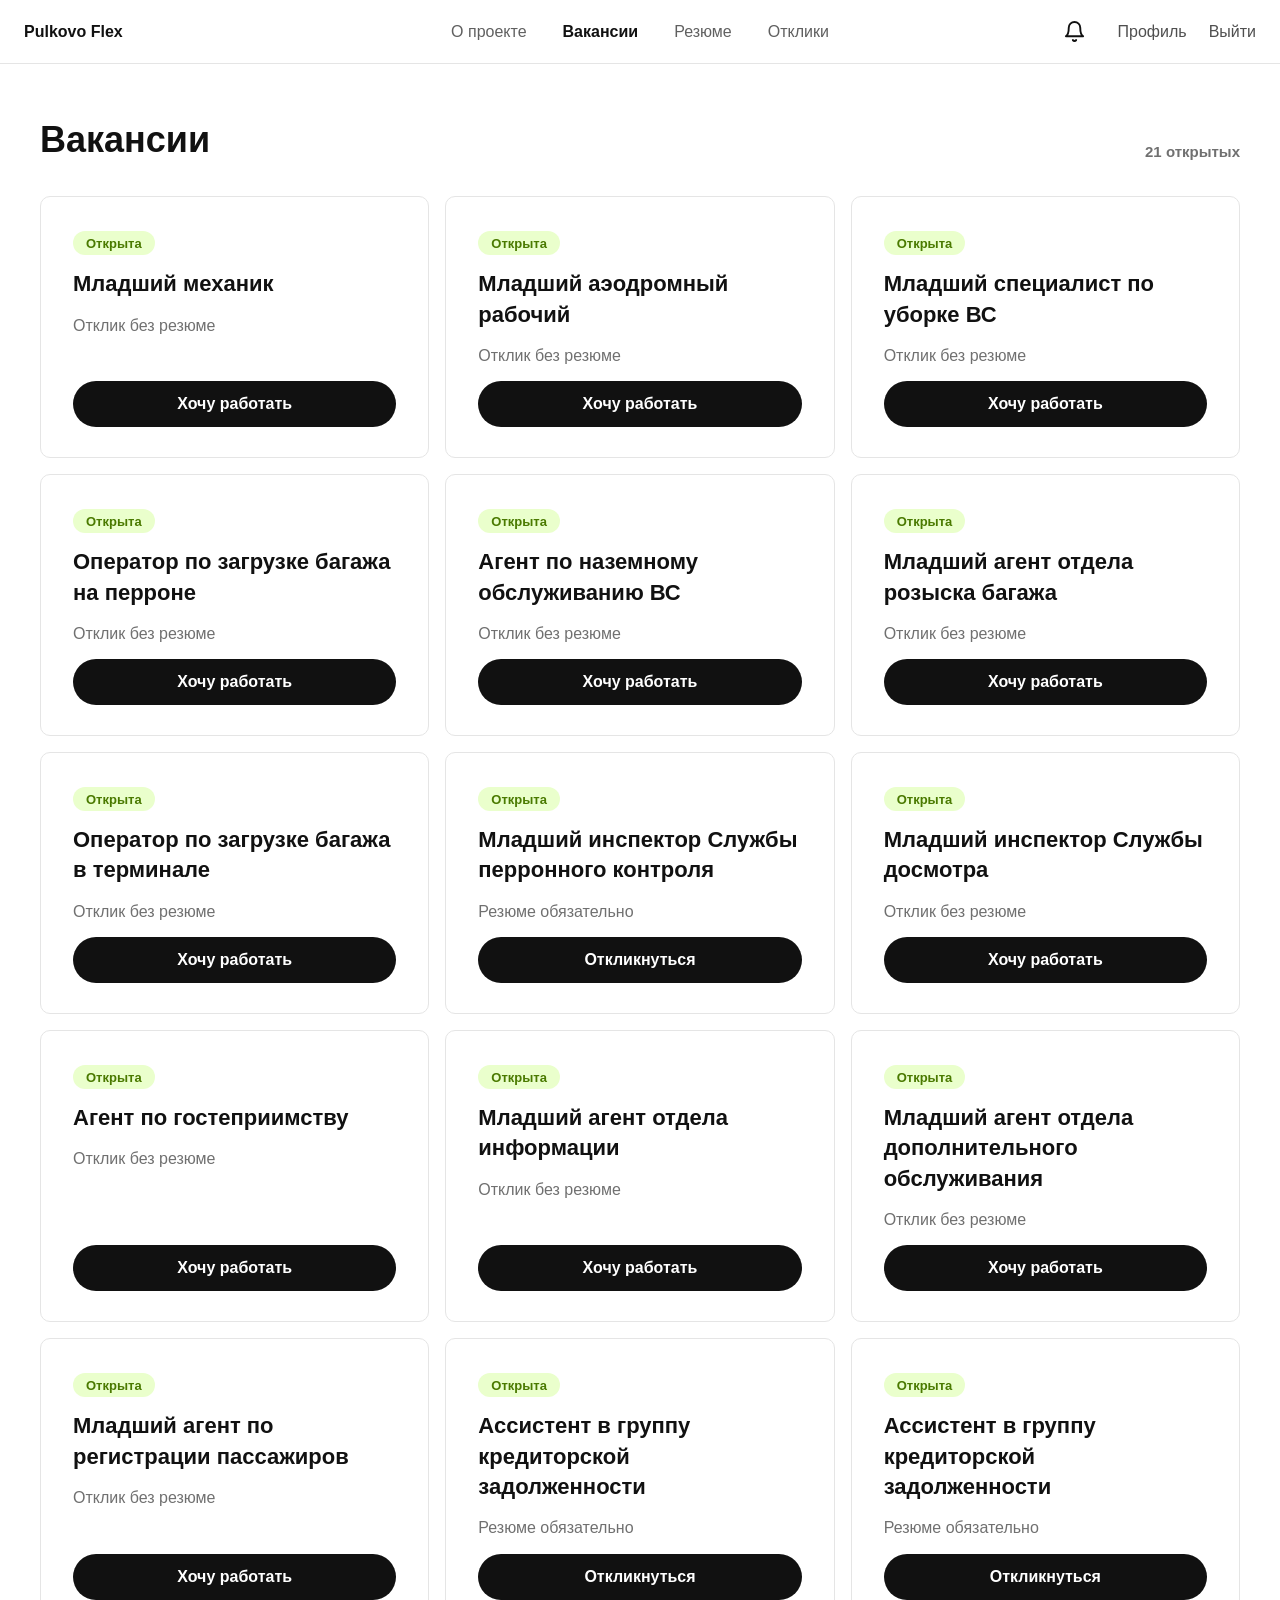
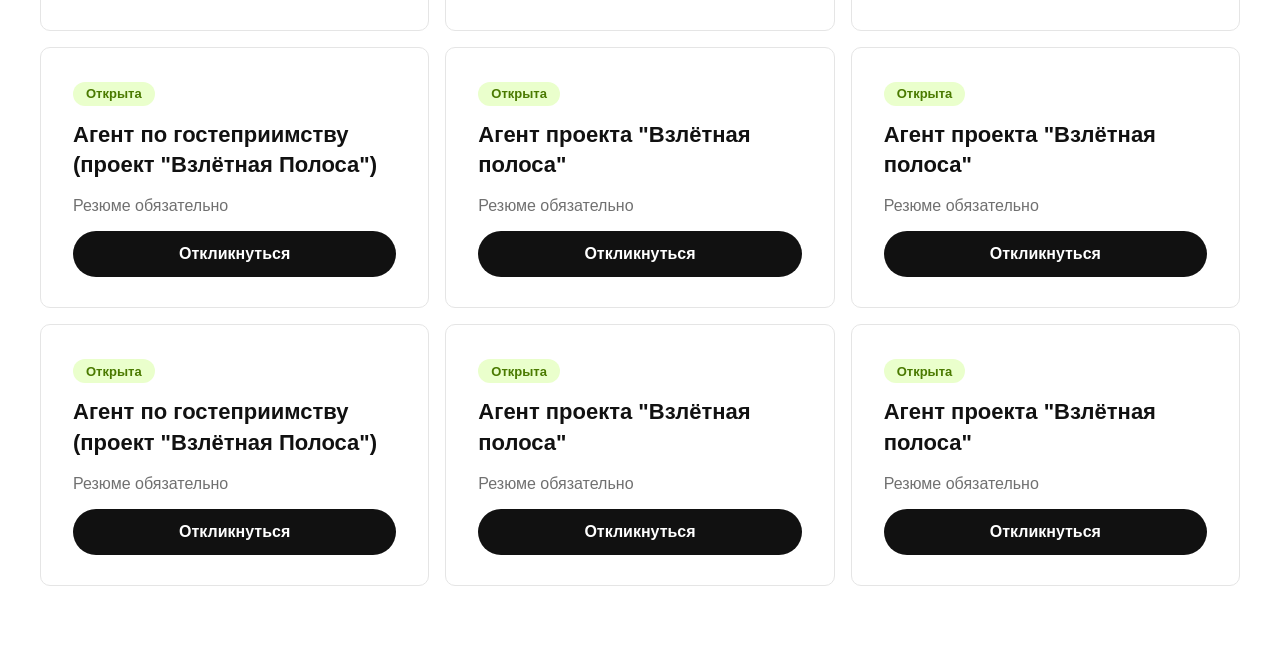
<file: index.html>
<!doctype html>
<html lang="ru">
  <head>
    <meta charset="UTF-8" />
    <meta name="viewport" content="width=device-width, initial-scale=1.0" />
    <meta
      name="description"
      content="Мобильная адаптация страницы вакансий Pulkovo Flex"
    />
    <title>Pulkovo Flex | Вакансии</title>
    <link rel="stylesheet" href="./styles.css" />
  </head>
  <body class="vacancies-page">
    <header class="site-header" data-header>
      <div class="header-inner">
        <button class="brand-button" type="button" aria-label="Pulkovo Flex">
          Pulkovo Flex
        </button>

        <nav class="desktop-nav authed-nav" aria-label="Основная навигация">
          <button class="nav-button" type="button">О проекте</button>
          <button class="nav-button nav-button-active" type="button">
            Вакансии
          </button>
          <button class="nav-button" type="button">Резюме</button>
          <button class="nav-button" type="button">Отклики</button>
        </nav>

        <div class="header-actions authed-actions">
          <button class="notification-button" type="button" aria-label="Уведомления">
            <svg aria-hidden="true" viewBox="0 0 24 24">
              <path
                d="M18 8a6 6 0 0 0-12 0c0 7-3 9-3 9h18s-3-2-3-9"
                fill="none"
                stroke="currentColor"
                stroke-linecap="round"
                stroke-linejoin="round"
                stroke-width="2"
              />
              <path
                d="M13.7 21a2 2 0 0 1-3.4 0"
                fill="none"
                stroke="currentColor"
                stroke-linecap="round"
                stroke-width="2"
              />
            </svg>
          </button>
          <button class="header-text-button" type="button" data-profile-target>
            Профиль
          </button>
          <button class="header-text-button" type="button" data-logout-target>
            Выйти
          </button>
          <button class="profile-button" type="button" aria-label="Профиль" data-profile-target>
            <svg aria-hidden="true" viewBox="0 0 24 24">
              <path
                d="M20 21a8 8 0 1 0-16 0"
                fill="none"
                stroke="currentColor"
                stroke-linecap="round"
                stroke-width="2"
              />
              <circle
                cx="12"
                cy="8"
                r="4"
                fill="none"
                stroke="currentColor"
                stroke-width="2"
              />
            </svg>
          </button>
          <button
            class="menu-toggle"
            type="button"
            aria-label="Открыть меню"
            aria-expanded="false"
            aria-controls="mobile-menu"
            data-menu-toggle
          >
            <span></span>
            <span></span>
            <span></span>
          </button>
        </div>
      </div>
    </header>

    <div class="menu-overlay" id="mobile-menu" data-menu-overlay hidden>
      <div class="menu-backdrop" data-menu-close></div>
      <aside class="menu-panel" aria-label="Мобильное меню">
        <div class="menu-topline">
          <button class="brand-button" type="button">Pulkovo Flex</button>
          <button
            class="menu-close"
            type="button"
            aria-label="Закрыть меню"
            data-menu-close
          >
            <svg aria-hidden="true" viewBox="0 0 24 24">
              <path
                d="M18 6 6 18M6 6l12 12"
                fill="none"
                stroke="currentColor"
                stroke-linecap="round"
                stroke-width="2"
              />
            </svg>
          </button>
        </div>
        <div class="menu-links">
          <button class="menu-link" type="button">О проекте</button>
          <button class="menu-link menu-link-current" type="button">Вакансии</button>
          <button class="menu-link" type="button">Резюме</button>
          <button class="menu-link" type="button">Отклики</button>
          <button class="menu-link" type="button" data-profile-target>Профиль</button>
          <button class="menu-link menu-link-primary" type="button" data-logout-target>
            Выйти
          </button>
        </div>
      </aside>
    </div>

    <main class="page-shell">
      <section class="vacancies-section" aria-labelledby="vacancies-title">
        <div class="section-heading">
          <div>
            <h1 id="vacancies-title">Вакансии</h1>
          </div>
          <p class="vacancy-count" data-vacancy-count></p>
        </div>

        <div class="vacancy-grid" data-vacancy-list></div>
      </section>
    </main>

    <script src="./data.js"></script>
    <script src="./common.js"></script>
    <script src="./script.js"></script>
  </body>
</html>
</file>
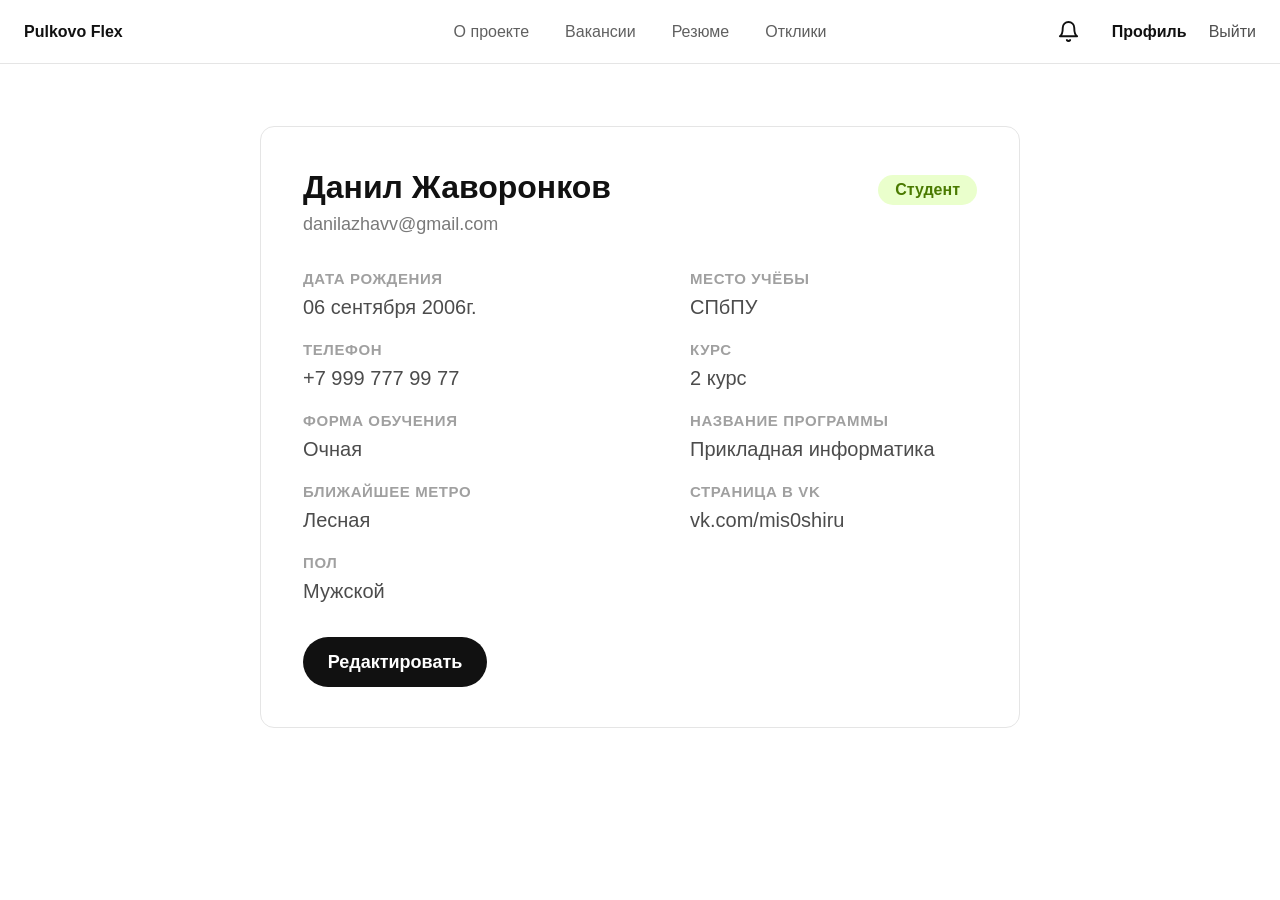
<file: profile.html>
<!doctype html>
<html lang="ru">
  <head>
    <meta charset="UTF-8" />
    <meta name="viewport" content="width=device-width, initial-scale=1.0" />
    <meta name="description" content="Профиль студента Pulkovo Flex" />
    <title>Pulkovo Flex | Профиль</title>
    <link rel="stylesheet" href="./styles.css" />
  </head>
  <body class="profile-page">
    <header class="site-header" data-header>
      <div class="header-inner">
        <button class="brand-button" type="button" aria-label="Pulkovo Flex">
          Pulkovo Flex
        </button>

        <nav class="desktop-nav authed-nav" aria-label="Основная навигация">
          <button class="nav-button" type="button">О проекте</button>
          <button class="nav-button" type="button" data-local-vacancies>
            Вакансии
          </button>
          <button class="nav-button" type="button">Резюме</button>
          <button class="nav-button" type="button">Отклики</button>
        </nav>

        <div class="header-actions authed-actions">
          <button class="notification-button" type="button" aria-label="Уведомления">
            <svg aria-hidden="true" viewBox="0 0 24 24">
              <path
                d="M18 8a6 6 0 0 0-12 0c0 7-3 9-3 9h18s-3-2-3-9"
                fill="none"
                stroke="currentColor"
                stroke-linecap="round"
                stroke-linejoin="round"
                stroke-width="2"
              />
              <path
                d="M13.7 21a2 2 0 0 1-3.4 0"
                fill="none"
                stroke="currentColor"
                stroke-linecap="round"
                stroke-width="2"
              />
            </svg>
          </button>
          <button class="header-text-button header-text-button-active" type="button">
            Профиль
          </button>
          <button class="header-text-button" type="button" data-logout-target>
            Выйти
          </button>
          <button class="profile-button" type="button" aria-label="Профиль" data-profile-target>
            <svg aria-hidden="true" viewBox="0 0 24 24">
              <path
                d="M20 21a8 8 0 1 0-16 0"
                fill="none"
                stroke="currentColor"
                stroke-linecap="round"
                stroke-width="2"
              />
              <circle
                cx="12"
                cy="8"
                r="4"
                fill="none"
                stroke="currentColor"
                stroke-width="2"
              />
            </svg>
          </button>
          <button
            class="menu-toggle"
            type="button"
            aria-label="Открыть меню"
            aria-expanded="false"
            aria-controls="mobile-menu"
            data-menu-toggle
          >
            <span></span>
            <span></span>
            <span></span>
          </button>
        </div>
      </div>
    </header>

    <div class="menu-overlay" id="mobile-menu" data-menu-overlay hidden>
      <div class="menu-backdrop" data-menu-close></div>
      <aside class="menu-panel" aria-label="Мобильное меню">
        <div class="menu-topline">
          <button class="brand-button" type="button">Pulkovo Flex</button>
          <button
            class="menu-close"
            type="button"
            aria-label="Закрыть меню"
            data-menu-close
          >
            <svg aria-hidden="true" viewBox="0 0 24 24">
              <path
                d="M18 6 6 18M6 6l12 12"
                fill="none"
                stroke="currentColor"
                stroke-linecap="round"
                stroke-width="2"
              />
            </svg>
          </button>
        </div>
        <div class="menu-links">
          <button class="menu-link" type="button">О проекте</button>
          <button class="menu-link" type="button" data-local-vacancies>Вакансии</button>
          <button class="menu-link" type="button">Резюме</button>
          <button class="menu-link" type="button">Отклики</button>
          <button class="menu-link menu-link-current" type="button">Профиль</button>
          <button class="menu-link menu-link-primary" type="button" data-logout-target>
            Выйти
          </button>
        </div>
      </aside>
    </div>

    <main class="page-shell profile-shell">
      <section class="profile-card" aria-labelledby="profile-title">
        <div class="profile-head">
          <div>
            <h1 id="profile-title">Данил Жаворонков</h1>
            <p>danilazhavv@gmail.com</p>
          </div>
          <span class="profile-role">Студент</span>
        </div>

        <div class="profile-fields">
          <div class="profile-field">
            <span>Дата рождения</span>
            <strong>06 сентября 2006г.</strong>
          </div>
          <div class="profile-field">
            <span>Место учёбы</span>
            <strong>СПбПУ</strong>
          </div>
          <div class="profile-field">
            <span>Телефон</span>
            <strong>+7 999 777 99 77</strong>
          </div>
          <div class="profile-field">
            <span>Курс</span>
            <strong>2 курс</strong>
          </div>
          <div class="profile-field">
            <span>Форма обучения</span>
            <strong>Очная</strong>
          </div>
          <div class="profile-field">
            <span>Название программы</span>
            <strong>Прикладная информатика</strong>
          </div>
          <div class="profile-field">
            <span>Ближайшее метро</span>
            <strong>Лесная</strong>
          </div>
          <div class="profile-field">
            <span>Страница в VK</span>
            <strong>vk.com/mis0shiru</strong>
          </div>
          <div class="profile-field">
            <span>Пол</span>
            <strong>Мужской</strong>
          </div>
        </div>

        <button class="profile-edit-button" type="button">Редактировать</button>
      </section>
    </main>

    <script src="./data.js"></script>
    <script src="./common.js"></script>
    <script>
      setupGlobalActions();
    </script>
  </body>
</html>
</file>
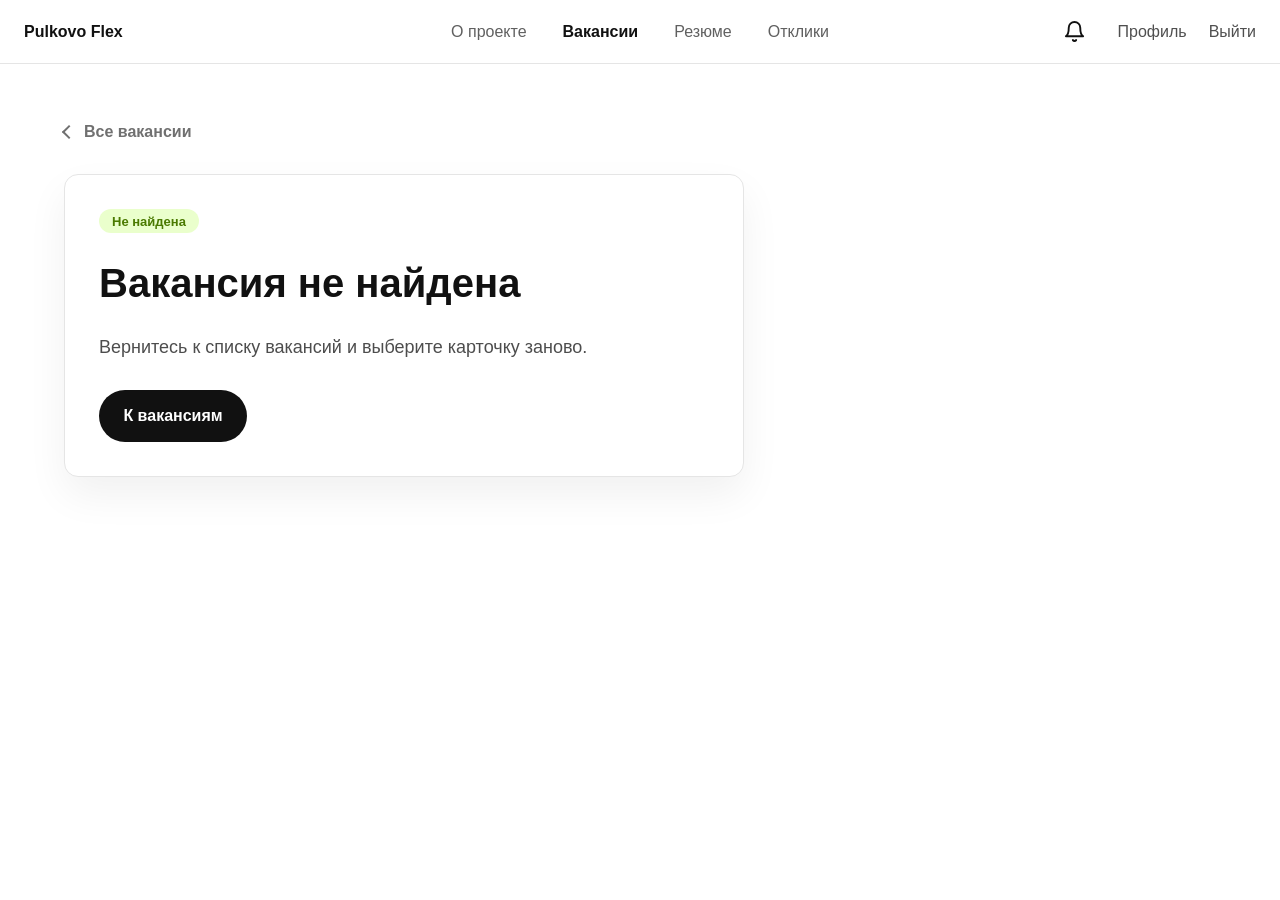
<file: vacancy.html>
<!doctype html>
<html lang="ru">
  <head>
    <meta charset="UTF-8" />
    <meta name="viewport" content="width=device-width, initial-scale=1.0" />
    <meta
      name="description"
      content="Адаптированная карточка вакансии Pulkovo Flex"
    />
    <title>Pulkovo Flex | Карточка вакансии</title>
    <link rel="stylesheet" href="./styles.css" />
  </head>
  <body>
    <header class="site-header" data-header>
      <div class="header-inner">
        <button class="brand-button" type="button" aria-label="Pulkovo Flex">
          Pulkovo Flex
        </button>

        <nav class="desktop-nav authed-nav" aria-label="Основная навигация">
          <button class="nav-button" type="button">О проекте</button>
          <button class="nav-button nav-button-active" type="button" data-local-vacancies>
            Вакансии
          </button>
          <button class="nav-button" type="button">Резюме</button>
          <button class="nav-button" type="button">Отклики</button>
        </nav>

        <div class="header-actions authed-actions">
          <button class="notification-button" type="button" aria-label="Уведомления">
            <svg aria-hidden="true" viewBox="0 0 24 24">
              <path
                d="M18 8a6 6 0 0 0-12 0c0 7-3 9-3 9h18s-3-2-3-9"
                fill="none"
                stroke="currentColor"
                stroke-linecap="round"
                stroke-linejoin="round"
                stroke-width="2"
              />
              <path
                d="M13.7 21a2 2 0 0 1-3.4 0"
                fill="none"
                stroke="currentColor"
                stroke-linecap="round"
                stroke-width="2"
              />
            </svg>
          </button>
          <button class="header-text-button" type="button" data-profile-target>
            Профиль
          </button>
          <button class="header-text-button" type="button" data-logout-target>
            Выйти
          </button>
          <button class="profile-button" type="button" aria-label="Профиль" data-profile-target>
            <svg aria-hidden="true" viewBox="0 0 24 24">
              <path
                d="M20 21a8 8 0 1 0-16 0"
                fill="none"
                stroke="currentColor"
                stroke-linecap="round"
                stroke-width="2"
              />
              <circle
                cx="12"
                cy="8"
                r="4"
                fill="none"
                stroke="currentColor"
                stroke-width="2"
              />
            </svg>
          </button>
          <button
            class="menu-toggle"
            type="button"
            aria-label="Открыть меню"
            aria-expanded="false"
            aria-controls="mobile-menu"
            data-menu-toggle
          >
            <span></span>
            <span></span>
            <span></span>
          </button>
        </div>
      </div>
    </header>

    <div class="menu-overlay" id="mobile-menu" data-menu-overlay hidden>
      <div class="menu-backdrop" data-menu-close></div>
      <aside class="menu-panel" aria-label="Мобильное меню">
        <div class="menu-topline">
          <button class="brand-button" type="button">Pulkovo Flex</button>
          <button
            class="menu-close"
            type="button"
            aria-label="Закрыть меню"
            data-menu-close
          >
            <svg aria-hidden="true" viewBox="0 0 24 24">
              <path
                d="M18 6 6 18M6 6l12 12"
                fill="none"
                stroke="currentColor"
                stroke-linecap="round"
                stroke-width="2"
              />
            </svg>
          </button>
        </div>
        <div class="menu-links">
          <button class="menu-link" type="button">О проекте</button>
          <button class="menu-link menu-link-current" type="button">Вакансии</button>
          <button class="menu-link" type="button">Резюме</button>
          <button class="menu-link" type="button">Отклики</button>
          <button class="menu-link" type="button" data-profile-target>Профиль</button>
          <button class="menu-link menu-link-primary" type="button" data-logout-target>
            Выйти
          </button>
        </div>
      </aside>
    </div>

    <main class="page-shell detail-shell">
      <a class="back-link" href="./index.html">Все вакансии</a>
      <section class="detail-layout" data-vacancy-detail></section>
    </main>

    <script src="./data.js"></script>
    <script src="./common.js"></script>
    <script src="./vacancy.js"></script>
  </body>
</html>
</file>
<file: styles.css>
:root {
  --color-text: #111111;
  --color-muted: #707070;
  --color-soft: #f7f8f5;
  --color-border: #e5e5e5;
  --color-border-strong: #d7d7d7;
  --color-primary: #111111;
  --color-success-bg: #eaffcc;
  --color-success-text: #4a7a00;
  --shadow-card: 0 18px 40px rgba(17, 17, 17, 0.06);
  --header-height: 64px;
  color-scheme: light;
  font-family:
    Inter, -apple-system, BlinkMacSystemFont, "Segoe UI", Roboto, Arial, sans-serif;
}

* {
  box-sizing: border-box;
}

html {
  min-width: 320px;
  background: #ffffff;
  color: var(--color-text);
  text-size-adjust: 100%;
}

body {
  margin: 0;
  min-height: 100vh;
  background: #ffffff;
}

body.menu-open,
body.modal-open {
  overflow: hidden;
}

button {
  border: 0;
  color: inherit;
  font: inherit;
}

button:focus-visible,
a:focus-visible {
  outline: 2px solid #111111;
  outline-offset: 3px;
}

a {
  color: inherit;
}

.site-header {
  position: sticky;
  top: 0;
  z-index: 30;
  height: var(--header-height);
  border-bottom: 1px solid var(--color-border);
  background: rgba(255, 255, 255, 0.94);
  backdrop-filter: blur(14px);
}

.header-inner {
  display: grid;
  grid-template-columns: 1fr auto 1fr;
  align-items: center;
  height: 100%;
  max-width: 1280px;
  margin: 0 auto;
  padding: 0 24px;
}

.vacancies-page .header-inner,
.profile-page .header-inner {
  max-width: none;
}

.brand-button,
.nav-button,
.login-button,
.register-button,
.profile-button,
.menu-toggle,
.menu-close,
.menu-link {
  cursor: default;
  background: transparent;
}

.brand-button {
  justify-self: start;
  padding: 8px 0;
  font-weight: 700;
  letter-spacing: 0;
  white-space: nowrap;
}

.desktop-nav {
  display: flex;
  justify-content: center;
  gap: 22px;
}

.nav-button {
  padding: 8px 4px;
  color: #606060;
  font-weight: 500;
}

.nav-button-active {
  color: var(--color-text);
  font-weight: 700;
}

.header-actions {
  display: flex;
  align-items: center;
  justify-content: flex-end;
  gap: 8px;
}

.login-button {
  padding: 10px 14px;
  color: #505050;
  font-weight: 500;
}

.register-button {
  min-height: 40px;
  padding: 10px 22px;
  border-radius: 999px;
  background: #0f0f0f;
  color: #ffffff;
  font-weight: 700;
}

.profile-button,
.notification-button,
.menu-toggle,
.menu-close {
  display: none;
  align-items: center;
  justify-content: center;
  width: 42px;
  height: 42px;
  border: 1px solid var(--color-border);
  border-radius: 50%;
  background: #ffffff;
}

.profile-button svg,
.notification-button svg,
.menu-close svg {
  width: 20px;
  height: 20px;
}

.authed-nav {
  gap: 28px;
}

.authed-actions {
  gap: 22px;
}

.notification-button {
  display: inline-flex;
  align-items: center;
  justify-content: center;
  border: 0;
  background: transparent;
}

.notification-button svg {
  width: 23px;
  height: 23px;
}

.header-text-button {
  display: inline-flex;
  align-items: center;
  min-height: 40px;
  padding: 8px 0;
  background: transparent;
  color: #4f4f4f;
  font-weight: 500;
  cursor: default;
}

.header-text-button-active {
  color: var(--color-text);
  font-weight: 700;
}

.menu-toggle {
  position: relative;
  flex-direction: column;
  gap: 4px;
}

.menu-toggle span {
  display: block;
  width: 18px;
  height: 2px;
  border-radius: 999px;
  background: var(--color-text);
  transition:
    transform 220ms ease,
    opacity 220ms ease;
}

.menu-toggle[aria-expanded="true"] span:nth-child(1) {
  transform: translateY(6px) rotate(45deg);
}

.menu-toggle[aria-expanded="true"] span:nth-child(2) {
  opacity: 0;
}

.menu-toggle[aria-expanded="true"] span:nth-child(3) {
  transform: translateY(-6px) rotate(-45deg);
}

.page-shell {
  max-width: 1280px;
  margin: 0 auto;
  padding: 56px 24px 64px;
}

.vacancies-section {
  max-width: 1200px;
  margin: 0 auto;
}

.section-heading {
  display: flex;
  align-items: end;
  justify-content: space-between;
  gap: 24px;
  margin-bottom: 36px;
}

.eyebrow {
  display: none;
  margin: 0 0 8px;
  color: var(--color-muted);
  font-size: 12px;
  font-weight: 700;
  letter-spacing: 0.08em;
  text-transform: uppercase;
}

h1 {
  margin: 0;
  font-size: 36px;
  line-height: 1.12;
  letter-spacing: 0;
}

.vacancy-count {
  margin: 0;
  color: var(--color-muted);
  font-size: 15px;
  font-weight: 600;
}

.vacancy-grid {
  display: grid;
  grid-template-columns: repeat(3, minmax(0, 1fr));
  gap: 16px;
}

.vacancy-card {
  display: flex;
  min-height: 244px;
  flex-direction: column;
  align-items: flex-start;
  gap: 14px;
  padding: 34px 32px 30px;
  border: 1px solid var(--color-border);
  border-radius: 10px;
  background: #ffffff;
  color: inherit;
  text-decoration: none;
  transition:
    transform 180ms ease,
    border-color 180ms ease,
    box-shadow 180ms ease;
}

.vacancy-card:hover {
  transform: translateY(-2px);
  border-color: var(--color-border-strong);
  box-shadow: var(--shadow-card);
}

.vacancy-card-link {
  cursor: pointer;
}

.status-pill {
  display: inline-flex;
  align-items: center;
  justify-self: start;
  align-self: start;
  min-height: 24px;
  padding: 4px 13px;
  border-radius: 999px;
  background: var(--color-success-bg);
  color: var(--color-success-text);
  font-size: 13px;
  font-weight: 700;
  line-height: 1;
}

.vacancy-title {
  margin: 0;
  font-size: 22px;
  font-weight: 700;
  line-height: 1.38;
  letter-spacing: 0;
}

.vacancy-info {
  display: grid;
  gap: 8px;
  margin-top: 0;
  color: var(--color-muted);
  font-size: 16px;
  line-height: 1.45;
}

.vacancy-details {
  display: none;
}

.vacancy-apply {
  display: inline-flex;
  align-items: center;
  justify-content: center;
  width: 100%;
  min-height: 46px;
  margin-top: auto;
  padding: 12px 20px;
  border-radius: 999px;
  background: var(--color-primary);
  color: #ffffff;
  font-weight: 700;
  cursor: pointer;
}

.menu-toggle,
.menu-close,
[data-auth-target] {
  cursor: pointer;
}

.apply-modal {
  position: fixed;
  inset: 0;
  z-index: 70;
  display: grid;
  place-items: center;
  padding: 24px;
  pointer-events: none;
}

.apply-modal.is-open {
  pointer-events: auto;
}

.apply-modal-backdrop {
  position: absolute;
  inset: 0;
  background: rgba(17, 17, 17, 0.34);
  opacity: 0;
  transition: opacity 220ms ease;
}

.apply-modal.is-open .apply-modal-backdrop {
  opacity: 1;
}

.apply-dialog {
  position: relative;
  z-index: 1;
  display: grid;
  width: min(520px, 100%);
  gap: 22px;
  padding: 32px;
  border-radius: 18px;
  background: #ffffff;
  box-shadow: 0 28px 84px rgba(17, 17, 17, 0.22);
  opacity: 0;
  transform: translateY(14px) scale(0.98);
  transition:
    opacity 220ms ease,
    transform 220ms ease;
}

.apply-modal.is-open .apply-dialog {
  opacity: 1;
  transform: translateY(0) scale(1);
}

.apply-dialog h2 {
  margin: 0;
  font-size: 24px;
  line-height: 1.2;
}

.apply-field {
  display: grid;
  gap: 8px;
  font-size: 18px;
  font-weight: 600;
}

.apply-field textarea {
  width: 100%;
  min-height: 110px;
  resize: vertical;
  padding: 16px;
  border: 1px solid var(--color-border-strong);
  border-radius: 10px;
  color: var(--color-text);
  font: inherit;
  font-size: 18px;
  font-weight: 400;
  line-height: 1.4;
}

.apply-field textarea::placeholder {
  color: #9a9a9a;
}

.apply-field textarea:focus {
  border-color: var(--color-primary);
  outline: none;
}

.apply-actions {
  display: grid;
  grid-template-columns: 1fr 1fr;
  gap: 14px;
}

.apply-cancel,
.apply-submit {
  min-height: 50px;
  padding: 12px 18px;
  border-radius: 999px;
  font-weight: 700;
  cursor: pointer;
}

.apply-cancel {
  border: 1px solid var(--color-border-strong);
  background: #ffffff;
}

.apply-submit {
  background: var(--color-primary);
  color: #ffffff;
}

.menu-overlay {
  position: fixed;
  inset: 0;
  z-index: 50;
  pointer-events: none;
}

.menu-overlay.is-open {
  pointer-events: auto;
}

.menu-backdrop {
  position: absolute;
  inset: 0;
  background: rgba(17, 17, 17, 0.34);
  opacity: 0;
  transition: opacity 240ms ease;
}

.menu-overlay.is-open .menu-backdrop {
  opacity: 1;
}

.menu-panel {
  position: absolute;
  top: max(12px, env(safe-area-inset-top));
  left: 12px;
  right: 12px;
  overflow: hidden;
  border: 1px solid var(--color-border);
  border-radius: 20px;
  background: #ffffff;
  box-shadow: 0 24px 72px rgba(17, 17, 17, 0.22);
  opacity: 0;
  transform: translateY(-18px);
  transition:
    opacity 240ms ease,
    transform 240ms ease;
}

.menu-overlay.is-open .menu-panel {
  opacity: 1;
  transform: translateY(0);
}

.menu-topline {
  display: flex;
  align-items: center;
  justify-content: space-between;
  padding: 14px 14px 10px 20px;
}

.menu-links {
  display: grid;
  gap: 8px;
  padding: 8px 14px 18px;
}

.menu-link {
  display: flex;
  align-items: center;
  justify-content: space-between;
  min-height: 52px;
  padding: 12px 16px;
  border-radius: 12px;
  background: #f6f6f6;
  font-weight: 700;
  text-align: left;
}

.menu-link-current {
  background: var(--color-success-bg);
  color: var(--color-success-text);
}

.menu-link-primary {
  justify-content: center;
  background: var(--color-primary);
  color: #ffffff;
}

@media (max-width: 900px) {
  .vacancy-grid {
    grid-template-columns: repeat(2, minmax(0, 1fr));
  }
}

@media (max-width: 680px) {
  :root {
    --header-height: 60px;
  }

  .site-header {
    border-bottom-color: rgba(229, 229, 229, 0.88);
  }

  .header-inner {
    display: flex;
    gap: 14px;
    justify-content: space-between;
    padding: 0 16px;
  }

  .vacancies-page .header-inner,
  .profile-page .header-inner {
    padding-right: 16px;
    padding-left: 16px;
  }

  .brand-button {
    min-width: 0;
    overflow: hidden;
    font-size: 17px;
    text-overflow: ellipsis;
  }

  .desktop-nav,
  .login-button,
  .register-button,
  .notification-button,
  .header-text-button {
    display: none;
  }

  .profile-button,
  .authed-actions .profile-button,
  .menu-toggle,
  .menu-close {
    display: inline-flex;
    flex: 0 0 auto;
  }

  .authed-actions .profile-button {
    transform: translateX(6px);
  }

  .page-shell {
    padding: 28px 16px 42px;
  }

  .section-heading {
    align-items: start;
    margin-bottom: 18px;
  }

  .eyebrow {
    display: block;
  }

  h1 {
    font-size: 34px;
  }

  .vacancy-count {
    padding-top: 5px;
    font-size: 13px;
    text-align: right;
    white-space: nowrap;
  }

  .vacancy-grid {
    grid-template-columns: 1fr;
    gap: 12px;
  }

  .vacancy-card {
    min-height: 0;
    gap: 12px;
    padding: 18px;
    border-radius: 12px;
    box-shadow: 0 10px 30px rgba(17, 17, 17, 0.04);
  }

  .vacancy-card:hover {
    transform: none;
  }

  .status-pill {
    min-height: 22px;
    padding: 4px 11px;
    font-size: 12px;
  }

  .vacancy-title {
    font-size: 20px;
    line-height: 1.28;
  }

  .vacancy-info {
    width: 100%;
    gap: 5px;
    margin-top: 0;
    font-size: 14px;
  }

  .vacancy-apply {
    min-height: 46px;
    margin-top: 4px;
  }

  .vacancy-details {
    display: -webkit-box;
    overflow: hidden;
    color: #4d4d4d;
    -webkit-box-orient: vertical;
    -webkit-line-clamp: 2;
  }
}

.detail-shell {
  max-width: 1200px;
  padding-top: 48px;
}

.back-link {
  display: inline-flex;
  align-items: center;
  min-height: 40px;
  margin-bottom: 22px;
  color: var(--color-muted);
  font-weight: 700;
  text-decoration: none;
}

.back-link::before {
  content: "";
  width: 8px;
  height: 8px;
  margin-right: 10px;
  border-bottom: 2px solid currentColor;
  border-left: 2px solid currentColor;
  transform: rotate(45deg);
}

.detail-card {
  display: grid;
  gap: 28px;
  padding: 34px;
  border: 1px solid var(--color-border);
  border-radius: 14px;
  background: #ffffff;
  box-shadow: var(--shadow-card);
}

.detail-card-site {
  grid-template-columns: minmax(0, 1fr) minmax(360px, 0.95fr);
  align-items: center;
  gap: 64px;
  padding: 42px 48px;
  box-shadow: none;
}

.detail-copy {
  display: grid;
  align-items: start;
  align-content: start;
  gap: 24px;
}

.detail-copy h1 {
  max-width: 520px;
  margin: 0;
  font-size: 32px;
  line-height: 1.13;
}

.detail-divider {
  width: 100%;
  height: 1px;
  background: var(--color-border);
}

.detail-section p {
  max-width: 540px;
  margin: 0;
  color: #606060;
  font-size: 18px;
  line-height: 1.6;
  white-space: pre-line;
}

.detail-date {
  color: #a0a0a0;
  font-size: 18px;
}

.detail-figure {
  margin: 0;
}

.detail-figure img {
  display: block;
  width: 100%;
  aspect-ratio: 16 / 11.4;
  border-radius: 10px;
  object-fit: cover;
}

.detail-card-empty {
  max-width: 680px;
}

.detail-head {
  display: grid;
  gap: 14px;
}

.detail-head h1,
.detail-card-empty h1 {
  max-width: 780px;
  font-size: 40px;
  line-height: 1.12;
}

.detail-lead {
  max-width: 760px;
  margin: 0;
  color: #4d4d4d;
  font-size: 18px;
  line-height: 1.55;
}

.detail-meta-grid {
  display: grid;
  grid-template-columns: repeat(2, minmax(0, 1fr));
  gap: 12px;
}

.detail-meta-item {
  display: grid;
  gap: 8px;
  min-height: 108px;
  align-content: start;
  padding: 18px;
  border: 1px solid var(--color-border);
  border-radius: 12px;
  background: var(--color-soft);
}

.detail-meta-item span {
  color: var(--color-muted);
  font-size: 13px;
  font-weight: 700;
  text-transform: uppercase;
}

.detail-meta-item strong {
  font-size: 18px;
  line-height: 1.35;
}

.detail-content-grid {
  display: grid;
  grid-template-columns: repeat(2, minmax(0, 1fr));
  gap: 18px;
}

.detail-section {
  padding-top: 4px;
}

.detail-section h2 {
  margin: 0 0 12px;
  font-size: 20px;
  line-height: 1.2;
}

.detail-section ul {
  display: grid;
  gap: 9px;
  margin: 0;
  padding-left: 20px;
  color: #4d4d4d;
  line-height: 1.5;
}

.detail-actions {
  display: grid;
  grid-template-columns: minmax(0, 1fr) auto;
  gap: 12px;
  align-items: center;
}

.detail-primary-action,
.detail-secondary-action {
  display: inline-flex;
  align-items: center;
  justify-content: center;
  min-height: 52px;
  padding: 14px 24px;
  border-radius: 999px;
  font-weight: 700;
  text-align: center;
  text-decoration: none;
  cursor: pointer;
}

.detail-primary-action {
  background: var(--color-primary);
  color: #ffffff;
  justify-self: start;
  min-width: 148px;
}

.detail-secondary-action {
  border: 1px solid var(--color-border-strong);
  background: #ffffff;
  color: var(--color-text);
}

.profile-shell {
  display: grid;
  justify-items: center;
  padding-top: 62px;
}

.profile-card {
  width: min(760px, 100%);
  min-height: 560px;
  padding: 42px 42px 40px;
  border: 1px solid var(--color-border);
  border-radius: 14px;
  background: #ffffff;
}

.profile-head {
  display: flex;
  align-items: flex-start;
  justify-content: space-between;
  gap: 24px;
  margin-bottom: 34px;
}

.profile-head h1 {
  font-size: 32px;
  line-height: 1.16;
}

.profile-head p {
  margin: 6px 0 0;
  color: #7a7a7a;
  font-size: 18px;
  line-height: 1.35;
}

.profile-role {
  display: inline-flex;
  align-items: center;
  justify-content: center;
  min-height: 30px;
  margin-top: 6px;
  padding: 5px 17px;
  border-radius: 999px;
  background: var(--color-success-bg);
  color: var(--color-success-text);
  font-weight: 700;
  white-space: nowrap;
}

.profile-fields {
  display: grid;
  grid-template-columns: repeat(2, minmax(0, 1fr));
  column-gap: 100px;
  row-gap: 24px;
  margin-bottom: 36px;
}

.profile-field {
  display: grid;
  gap: 10px;
}

.profile-field span {
  color: #a0a0a0;
  font-size: 15px;
  font-weight: 600;
  letter-spacing: 0.04em;
  text-transform: uppercase;
}

.profile-field strong {
  color: #4c4c4c;
  font-size: 20px;
  font-weight: 500;
  line-height: 1;
}

.profile-edit-button {
  min-width: 184px;
  min-height: 50px;
  padding: 12px 24px;
  border-radius: 999px;
  background: var(--color-primary);
  color: #ffffff;
  font-size: 18px;
  font-weight: 700;
  cursor: pointer;
}

@media (max-width: 680px) {
  .apply-modal {
    align-items: end;
    padding: 12px;
  }

  .apply-dialog {
    width: 100%;
    gap: 18px;
    padding: 22px;
    border-radius: 18px;
  }

  .apply-dialog h2 {
    font-size: 21px;
  }

  .apply-field {
    font-size: 16px;
  }

  .apply-field textarea {
    min-height: 116px;
    font-size: 16px;
  }

  .apply-actions {
    grid-template-columns: 1fr;
  }

  .detail-shell {
    padding-top: 18px;
  }

  .back-link {
    margin-bottom: 12px;
    font-size: 14px;
  }

  .detail-card {
    gap: 22px;
    padding: 18px;
    border-radius: 12px;
    box-shadow: 0 10px 30px rgba(17, 17, 17, 0.04);
  }

  .detail-card-site {
    grid-template-columns: 1fr;
    gap: 24px;
    padding: 18px;
  }

  .detail-copy {
    gap: 18px;
  }

  .detail-copy h1,
  .detail-head h1,
  .detail-card-empty h1 {
    font-size: 28px;
    line-height: 1.16;
  }

  .detail-lead {
    font-size: 15px;
    line-height: 1.5;
  }

  .detail-meta-grid,
  .detail-content-grid,
  .detail-actions {
    grid-template-columns: 1fr;
  }

  .detail-meta-item {
    min-height: 0;
    padding: 14px;
  }

  .detail-meta-item strong {
    font-size: 16px;
  }

  .detail-section h2 {
    font-size: 18px;
  }

  .detail-section p {
    font-size: 15px;
  }

  .detail-section ul {
    font-size: 15px;
  }

  .detail-primary-action,
  .detail-secondary-action {
    width: 100%;
  }

  .detail-date {
    font-size: 15px;
  }

  .profile-shell {
    padding-top: 24px;
  }

  .profile-card {
    min-height: 0;
    padding: 22px 18px 24px;
    border-radius: 12px;
  }

  .profile-head {
    display: grid;
    gap: 14px;
    margin-bottom: 26px;
  }

  .profile-head h1 {
    font-size: 28px;
  }

  .profile-head p {
    overflow-wrap: anywhere;
    font-size: 16px;
  }

  .profile-role {
    justify-self: start;
    margin-top: 0;
  }

  .profile-fields {
    grid-template-columns: 1fr;
    gap: 20px;
    margin-bottom: 28px;
  }

  .profile-field {
    gap: 8px;
  }

  .profile-field span {
    font-size: 13px;
  }

  .profile-field strong {
    font-size: 18px;
  }

  .profile-edit-button {
    width: 100%;
  }
}

@media (max-width: 380px) {
  .header-actions {
    gap: 6px;
  }

  .profile-button,
  .notification-button,
  .menu-toggle,
  .menu-close {
    width: 40px;
    height: 40px;
  }

  .page-shell {
    padding-right: 12px;
    padding-left: 12px;
  }

  h1 {
    font-size: 30px;
  }

  .vacancy-card {
    padding: 16px;
  }
}

@media (prefers-reduced-motion: reduce) {
  *,
  *::before,
  *::after {
    animation-duration: 0.01ms !important;
    animation-iteration-count: 1 !important;
    scroll-behavior: auto !important;
    transition-duration: 0.01ms !important;
  }
}
</file>
